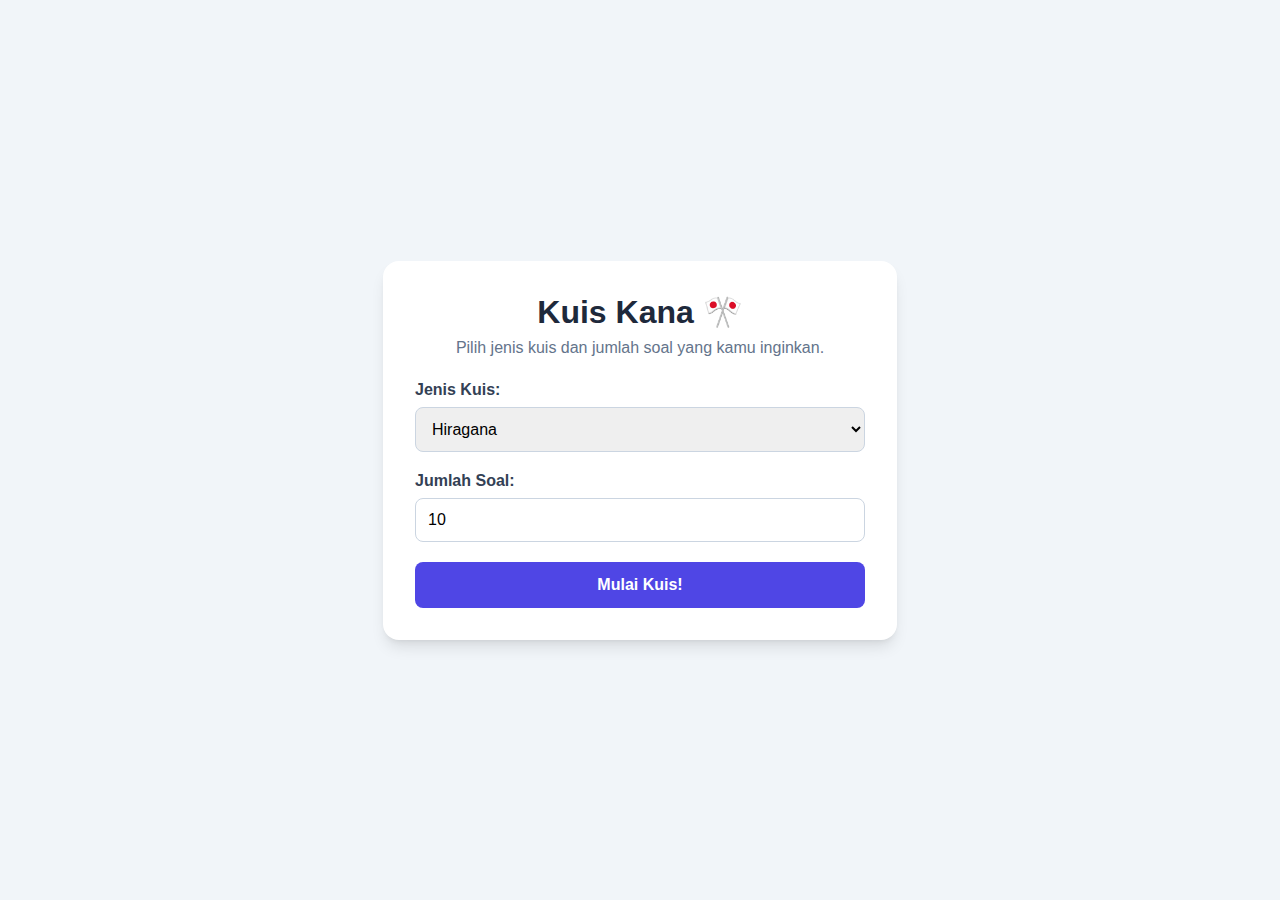
<file: index.html>
<!DOCTYPE html>
<html lang="en">
<head>
    <meta charset="UTF-8">
    <meta name="viewport" content="width=device-width, initial-scale=1.0">
    <title>Menu Kuis</title>
    <link rel="stylesheet" href="style.css">
</head>
<body>

    <div id="quiz-container">
        <h1>Kuis Kana 🎌</h1>
        <p>Pilih jenis kuis dan jumlah soal yang kamu inginkan.</p>
        
        <form id="settings-form">
            <div class="form-group">
                <label for="quiz-type">Jenis Kuis:</label>
                <select id="quiz-type" name="quiz-type">
                    <option value="hiragana">Hiragana</option>
                    <option value="katakana" disabled>Katakana (Segera Hadir)</option>
                </select>
            </div>
            
            <div class="form-group">
                <label for="num-questions">Jumlah Soal:</label>
                <input type="number" id="num-questions" name="num-questions" value="10" min="5" max="46">
            </div>

            <button type="submit" id="start-button">Mulai Kuis!</button>
        </form>
    </div>

    <script>
        document.getElementById('settings-form').addEventListener('submit', function(e) {
            e.preventDefault(); // Mencegah form mengirim data ke server

            const quizType = document.getElementById('quiz-type').value;
            const numQuestions = document.getElementById('num-questions').value;

            // Simpan pengaturan ke localStorage
            localStorage.setItem('quizType', quizType);
            localStorage.setItem('numQuestions', numQuestions);

            // Arahkan ke halaman kuis
            window.location.href = 'quiz.html';
        });
    </script>
</body>
</html>
</file>
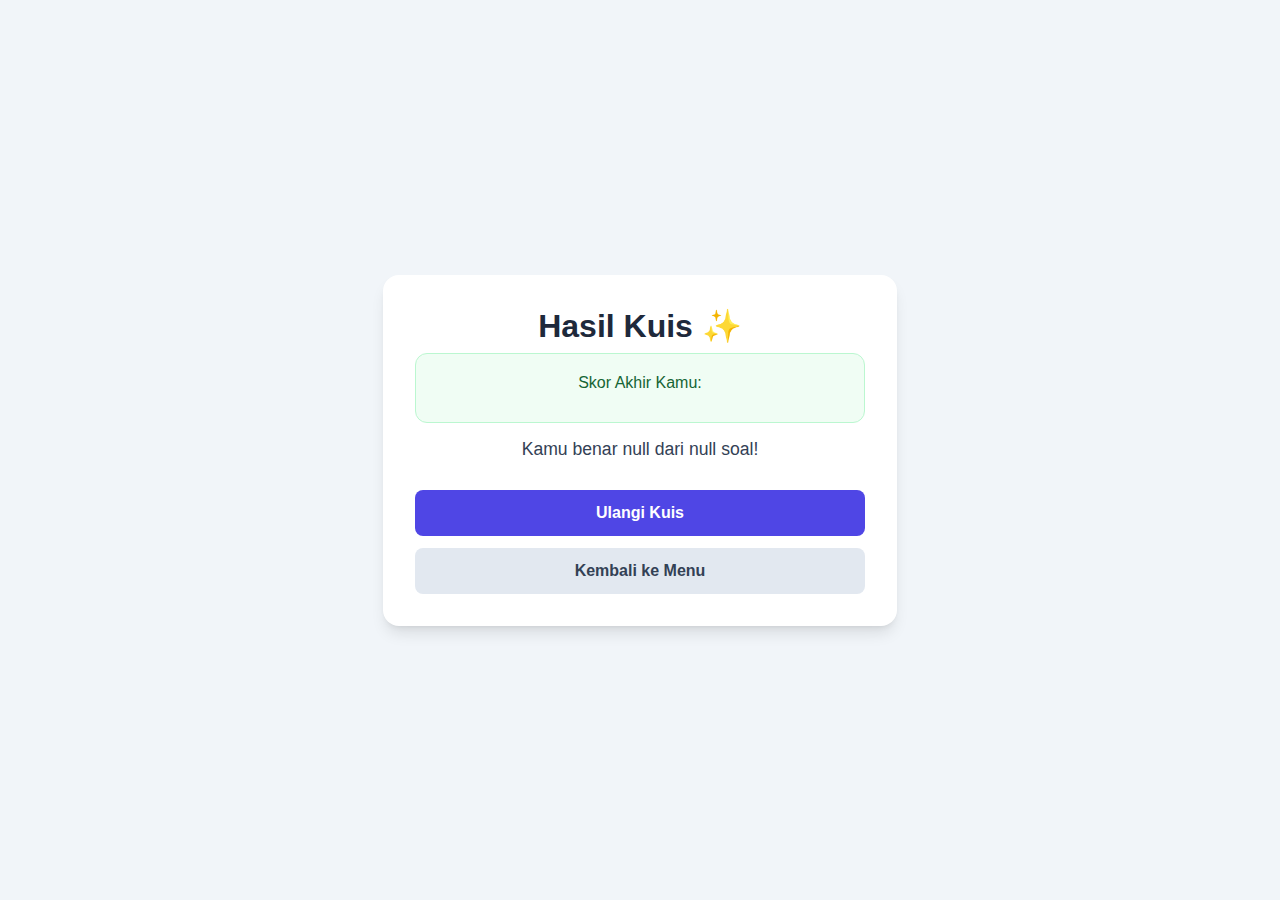
<file: hasil.html>
<!DOCTYPE html>
<html lang="en">
<head>
    <meta charset="UTF-8">
    <meta name="viewport" content="width=device-width, initial-scale=1.0">
    <title>Hasil Kuis</title>
    <link rel="stylesheet" href="style.css">
</head>
<body>

    <div id="quiz-container">
        <h1>Hasil Kuis ✨</h1>
        
        <div id="score-display">
            <p>Skor Akhir Kamu:</p>
            <h2 id="final-score">100</h2>
        </div>

        <div id="summary-display">
            <p id="score-summary">Kamu benar 10 dari 10 soal!</p>
        </div>

        <div class="action-buttons">
            <button id="retry-button">Ulangi Kuis</button>
            <a href="index.html" class="button-link">Kembali ke Menu</a>
        </div>
    </div>

    <script>
        // Ambil data dari localStorage
        const finalScore = localStorage.getItem('finalScore');
        const correctAnswers = localStorage.getItem('correctAnswers');
        const totalQuestions = localStorage.getItem('totalQuestions');

        // Tampilkan data
        document.getElementById('final-score').textContent = finalScore;
        document.getElementById('score-summary').textContent = `Kamu benar ${correctAnswers} dari ${totalQuestions} soal!`;

        // Event listener untuk tombol ulangi
        document.getElementById('retry-button').addEventListener('click', () => {
            // Langsung arahkan kembali ke halaman kuis
            window.location.href = 'quiz.html';
        });
    </script>
</body>
</html>
</file>
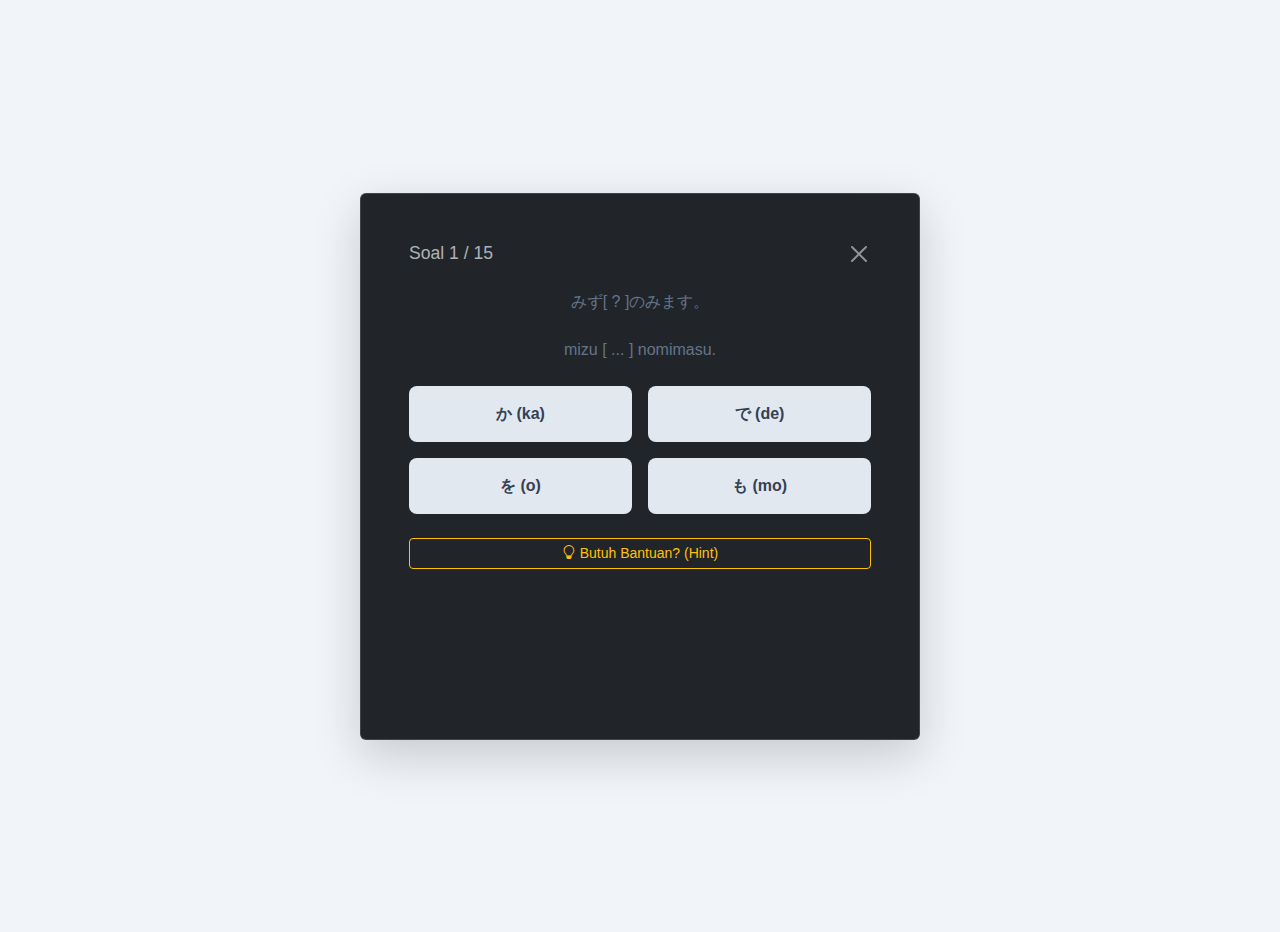
<file: kalimat.html>
<!DOCTYPE html>
<html lang="en" data-bs-theme="dark">
<head>
    <meta charset="UTF-8">
    <meta name="viewport" content="width=device-width, initial-scale=1.0">
    <title>Kuis Lengkapi Kalimat</title>
    <link href="https://cdn.jsdelivr.net/npm/bootstrap@5.3.3/dist/css/bootstrap.min.css" rel="stylesheet">
    <link rel="stylesheet" href="https://cdn.jsdelivr.net/npm/bootstrap-icons@1.11.3/font/bootstrap-icons.min.css">
    <link rel="stylesheet" href="style.css">
</head>
<body>

    <div class="container d-flex justify-content-center align-items-center vh-100">
        <div class="card text-center shadow-lg animate-fade-in" style="width: 35rem;">
            <div class="card-body p-5">
                <div class="d-flex justify-content-between align-items-center mb-4">
                    <h2 id="question-counter" class="m-0 h5 text-body-secondary">Soal 1 / 10</h2>
                    <a href="index.html" class="btn-close" aria-label="Close"></a>
                </div>

                <div id="sentence-container" class="mb-4">
                    <p id="hiragana-sentence" class="sentence-display"></p>
                    <p id="romaji-sentence" class="romaji-display"></p>
                </div>

                <div id="options-container" class="d-grid gap-3 mb-4">
                    </div>

                <div id="feedback-container" class="mb-3">
                    <div class="d-grid">
                        <button id="hint-button" class="btn btn-sm btn-outline-warning mb-3">
                            <i class="bi bi-lightbulb"></i> Butuh Bantuan? (Hint)
                        </button>
                    </div>
                    <p id="meaning-text" class="meaning-display d-none"></p>
                </div>

                <div id="result-container" class="mt-auto">
                    <p id="result-text" class="h5 fw-bold"></p>
                    <div class="d-grid">
                        <button id="next-button" class="btn btn-success btn-lg mt-3 d-none">Lanjut</button>
                    </div>
                </div>
            </div>
        </div>
    </div>

    <script src="kalimat.js"></script>
</body>
</html>
</file>
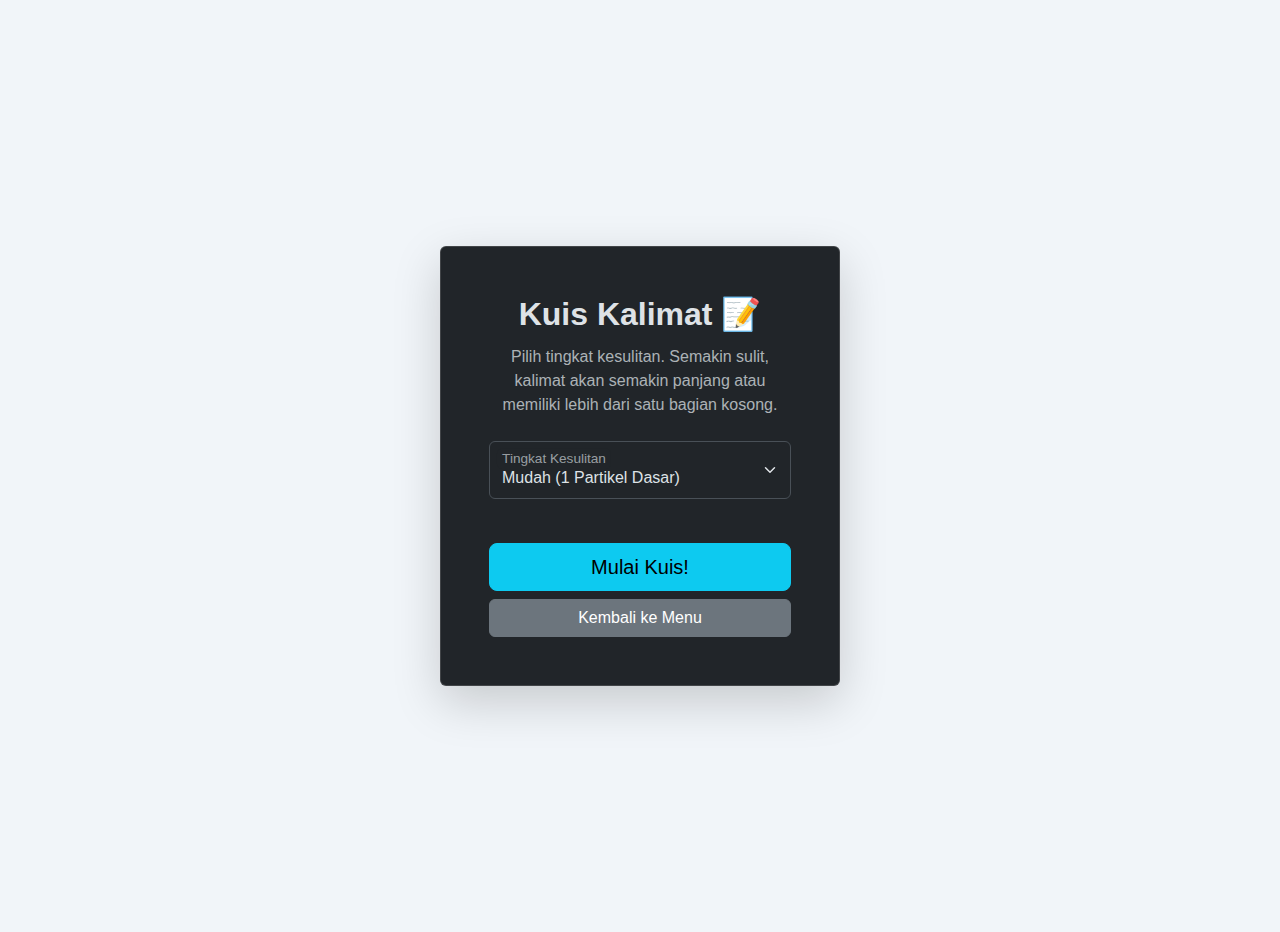
<file: kalimat_options.html>
<!DOCTYPE html>
<html lang="en" data-bs-theme="dark">
<head>
    <meta charset="UTF-8">
    <meta name="viewport" content="width=device-width, initial-scale=1.0">
    <title>Opsi Kuis Kalimat</title>
    <link href="https://cdn.jsdelivr.net/npm/bootstrap@5.3.3/dist/css/bootstrap.min.css" rel="stylesheet">
    <link rel="stylesheet" href="style.css">
</head>
<body>

    <div class="container d-flex justify-content-center align-items-center vh-100">
        <div class="card text-center shadow-lg animate-fade-in" style="width: 25rem;">
            <div class="card-body p-5">
                <h1 class="card-title mb-3">Kuis Kalimat 📝</h1>
                <p class="card-subtitle mb-4 text-body-secondary">
                   Pilih tingkat kesulitan. Semakin sulit, kalimat akan semakin panjang atau memiliki lebih dari satu bagian kosong.
                </p>
                
                <form id="settings-form">
                    <div class="form-floating mb-4">
                        <select class="form-select" id="difficulty" name="difficulty">
                            <option value="easy" selected>Mudah (1 Partikel Dasar)</option>
                            <option value="medium">Sedang (Kalimat Bervariasi)</option>
                            <option value="hard">Sulit (2 Partikel)</option>
                        </select>
                        <label for="difficulty">Tingkat Kesulitan</label>
                    </div>

                    <div class="d-grid gap-2">
                         <button type="submit" class="btn btn-info btn-lg">Mulai Kuis!</button>
                         <a href="index.html" class="btn btn-secondary">Kembali ke Menu</a>
                    </div>
                </form>
            </div>
        </div>
    </div>

    <script>
        document.getElementById('settings-form').addEventListener('submit', function(e) {
            e.preventDefault();
            localStorage.setItem('sentenceDifficulty', document.getElementById('difficulty').value);
            window.location.href = 'kalimat.html';
        });
    </script>
</body>
</html>
</file>
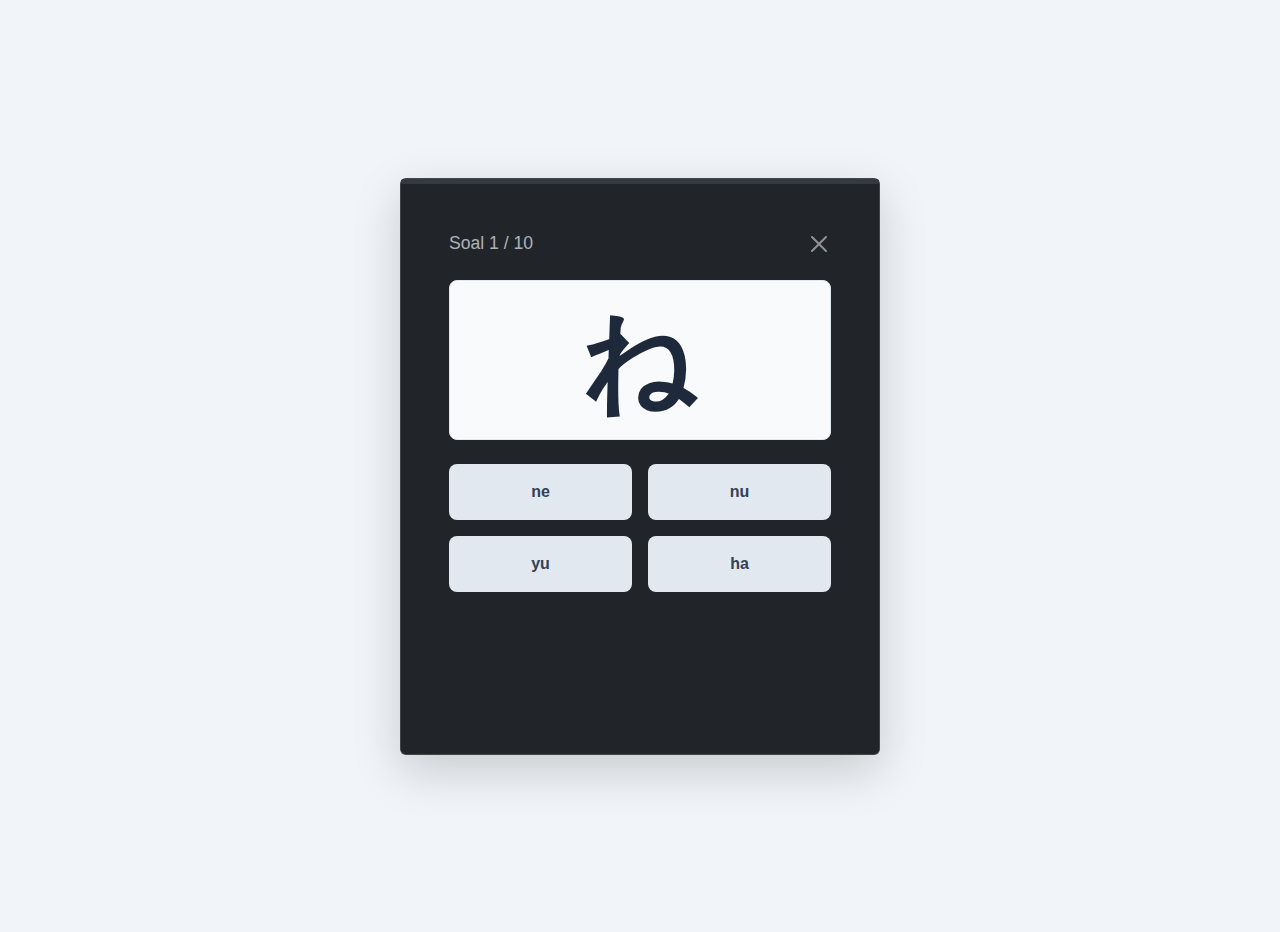
<file: quiz.html>
<!DOCTYPE html>
<html lang="en" data-bs-theme="dark">
<head>
    <meta charset="UTF-8">
    <meta name="viewport" content="width=device-width, initial-scale=1.0">
    <title>Kuis Berlangsung</title>
    <link href="https://cdn.jsdelivr.net/npm/bootstrap@5.3.3/dist/css/bootstrap.min.css" rel="stylesheet">
    <link rel="stylesheet" href="style.css">
</head>
<body>

    <div class="container d-flex justify-content-center align-items-center vh-100">
        <div class="card text-center shadow-lg animate-fade-in" style="width: 30rem;">
            <div class="progress" role="progressbar" style="height: 5px;">
                <div id="progress-bar" class="progress-bar" style="width: 0%;"></div>
            </div>
            <div class="card-body p-5">
                <div class="d-flex justify-content-between align-items-center mb-4">
                    <h2 id="question-counter" class="m-0 h5 text-body-secondary">Soal 1 / 10</h2>
                    <div id="timer-display" class="h5 m-0 fw-bold d-none">
                        ⏳ <span id="time-left"></span>
                    </div>
                    <a href="index.html" class="btn-close" aria-label="Close"></a>
                </div>
                
                <div id="hiragana-display-container" class="mb-4">
                    <div id="hiragana-char">あ</div> 
                </div>

                <div id="options-container" class="d-grid gap-3 mb-4">
                    </div>

                <div id="result-container" class="mt-auto">
                    <p id="result-text" class="h5 fw-bold"></p>
                    <div class="d-grid">
                        <button id="next-button" class="btn btn-success btn-lg mt-3 d-none">Lanjut</button>
                    </div>
                </div>
            </div>
        </div>
    </div>

    <script src="quiz.js"></script>
</body>
</html>
</file>
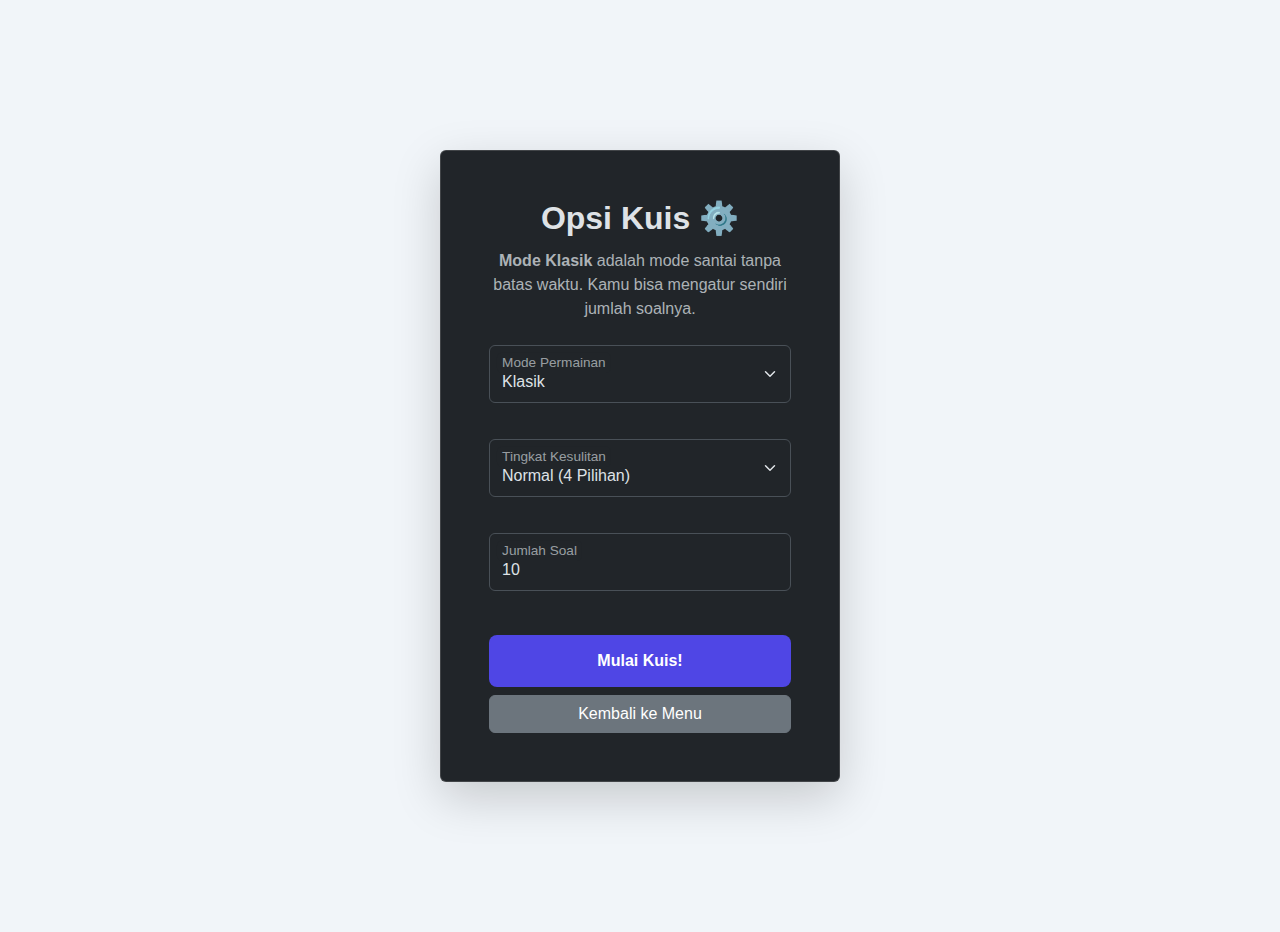
<file: quiz_options.html>
<!DOCTYPE html>
<html lang="en" data-bs-theme="dark">
<head>
    <meta charset="UTF-8">
    <meta name="viewport" content="width=device-width, initial-scale=1.0">
    <title>Opsi Kuis Hiragana</title>
    <link href="https://cdn.jsdelivr.net/npm/bootstrap@5.3.3/dist/css/bootstrap.min.css" rel="stylesheet">
    <link rel="stylesheet" href="style.css">
</head>
<body>

    <div class="container d-flex justify-content-center align-items-center vh-100">
        <div class="card text-center shadow-lg animate-fade-in" style="width: 25rem;">
            <div class="card-body p-5">
                <h1 class="card-title mb-3">Opsi Kuis ⚙️</h1>
                <p id="mode-description" class="card-subtitle mb-4 text-body-secondary">
                    <b>Mode Klasik</b> adalah mode santai tanpa batas waktu. Kamu bisa mengatur sendiri jumlah soalnya.
                </p>
                
                <form id="settings-form">
                    <div class="form-floating mb-3">
                        <select class="form-select" id="game-mode" name="game-mode">
                            <option value="classic">Klasik</option>
                            <option value="time-attack">Time Attack</option>
                        </select>
                        <label for="game-mode">Mode Permainan</label>
                    </div>

                    <div class="form-floating mb-3">
                        <select class="form-select" id="difficulty" name="difficulty">
                            <option value="easy">Mudah (2 Pilihan)</option>
                            <option value="medium" selected>Normal (4 Pilihan)</option>
                            <option value="hard">Sulit (6 Pilihan)</option>
                        </select>
                        <label for="difficulty">Tingkat Kesulitan</label>
                    </div>
                    
                    <div id="questions-container" class="form-floating mb-4">
                        </div>

                    <div class="d-grid gap-2">
                         <button type="submit" id="start-button" class="btn btn-primary btn-lg">Mulai Kuis!</button>
                         <a href="index.html" class="btn btn-secondary">Kembali ke Menu</a>
                    </div>
                </form>
            </div>
        </div>
    </div>

    <script src="quiz_options.js"></script>
</body>
</html>
</file>
<file: style.css>
/* General Body Styling */
body {
  background-color: #f1f5f9;
  display: flex;
  align-items: center;
  justify-content: center;
  min-height: 100vh;
  font-family: sans-serif;
  margin: 0;
  padding: 16px;
  box-sizing: border-box;
}

/* Quiz Container */
#quiz-container {
  background-color: white;
  padding: 32px;
  border-radius: 16px;
  box-shadow: 0 10px 15px -3px rgb(0 0 0 / 0.1), 0 4px 6px -4px rgb(0 0 0 / 0.1);
  max-width: 450px;
  width: 100%;
  text-align: center;
}

h1 {
  font-size: 2rem;
  font-weight: bold;
  color: #1e293b;
  margin-top: 0;
  margin-bottom: 8px;
}
p {
  color: #64748b;
  margin-top: 0;
  margin-bottom: 24px;
}

/* --- Menu Page Styles --- */
#settings-form {
  display: flex;
  flex-direction: column;
  gap: 20px;
}
.form-group {
  text-align: left;
}
.form-group label {
  display: block;
  font-weight: 600;
  color: #334155;
  margin-bottom: 8px;
}
.form-group select,
.form-group input {
  width: 100%;
  padding: 12px;
  border-radius: 8px;
  border: 1px solid #cbd5e1;
  font-size: 1rem;
  box-sizing: border-box;
}
#start-button {
  background-color: #4f46e5;
  color: white;
  padding: 14px;
  border-radius: 8px;
  font-weight: 600;
  border: none;
  cursor: pointer;
  font-size: 1rem;
  transition: background-color 0.3s;
}
#start-button:hover {
  background-color: #4338ca;
}

/* --- Quiz Page Styles --- */
#quiz-header {
  display: flex;
  justify-content: space-between;
  align-items: center;
  margin-bottom: 20px;
}
#question-counter {
  color: #1e293b;
  font-size: 1.1rem;
  margin: 0;
}
#exit-link {
  color: #64748b;
  text-decoration: none;
  font-size: 0.9rem;
}
#hiragana-display-container {
  margin-bottom: 16px;
  height: 160px;
  display: flex;
  align-items: center;
  justify-content: center;
  background-color: #f8fafc;
  border-radius: 8px;
  border: 1px solid #e2e8f0;
}
#hiragana-char {
  font-size: 7rem;
  font-weight: 600;
  color: #1e293b;
  line-height: 1;
}
#options-container {
  display: grid;
  grid-template-columns: repeat(2, 1fr);
  gap: 16px;
  margin-bottom: 24px;
}
#options-container button {
  background-color: #e2e8f0;
  color: #334155;
  padding: 16px;
  border: none;
  border-radius: 8px;
  font-size: 1rem;
  font-weight: 600;
  cursor: pointer;
  transition: background-color 0.3s, color 0.3s;
}
#options-container button:hover:not(:disabled) {
  background-color: #cbd5e1;
}
#options-container button:disabled {
  cursor: not-allowed;
}
#result-container {
  height: 70px;
  margin: 20px;
}
#result-text {
  font-size: 1.25rem;
  font-weight: 600;
}
#next-button {
  margin-top: 16px;
  background-color: #16a34a;
  color: white;
  width: 100%;
  padding: 12px;
  border-radius: 8px;
  font-weight: 600;
  border: none;
  cursor: pointer;
  transition: background-color 0.3s;
}
#next-button:hover {
  background-color: #15803d;
}

/* --- Result Page Styles --- */
#score-display {
  background-color: #f0fdf4;
  border: 1px solid #bbf7d0;
  border-radius: 12px;
  padding: 20px;
  margin-bottom: 16px;
}
#score-display p {
  margin: 0;
  color: #166534;
}
#final-score {
  font-size: 4rem;
  color: #16a34a;
  margin: 10px 0;
  line-height: 1;
}
#summary-display p {
  font-size: 1.1rem;
  color: #334155;
}
.action-buttons {
  margin-top: 30px;
  display: flex;
  flex-direction: column;
  gap: 12px;
}
#retry-button,
.button-link {
  background-color: #4f46e5;
  color: white;
  padding: 14px;
  border-radius: 8px;
  font-weight: 600;
  border: none;
  cursor: pointer;
  font-size: 1rem;
  transition: background-color 0.3s;
  text-decoration: none;
}
#retry-button:hover,
.button-link:hover {
  background-color: #4338ca;
}
.button-link {
  background-color: #e2e8f0;
  color: #334155;
}
.button-link:hover {
  background-color: #cbd5e1;
}

/* Utility Classes */
.hidden {
  display: none;
}
.correct {
  background-color: #22c55e !important;
  color: white !important;
}
.incorrect-choice {
  background-color: #ef4444 !important;
  color: white !important;
}
.faded {
  background-color: #d1d5db !important;
  opacity: 0.7;
}
.text-correct {
  color: #16a34a;
}
.text-incorrect {
  color: #dc2626;
}
</file>
